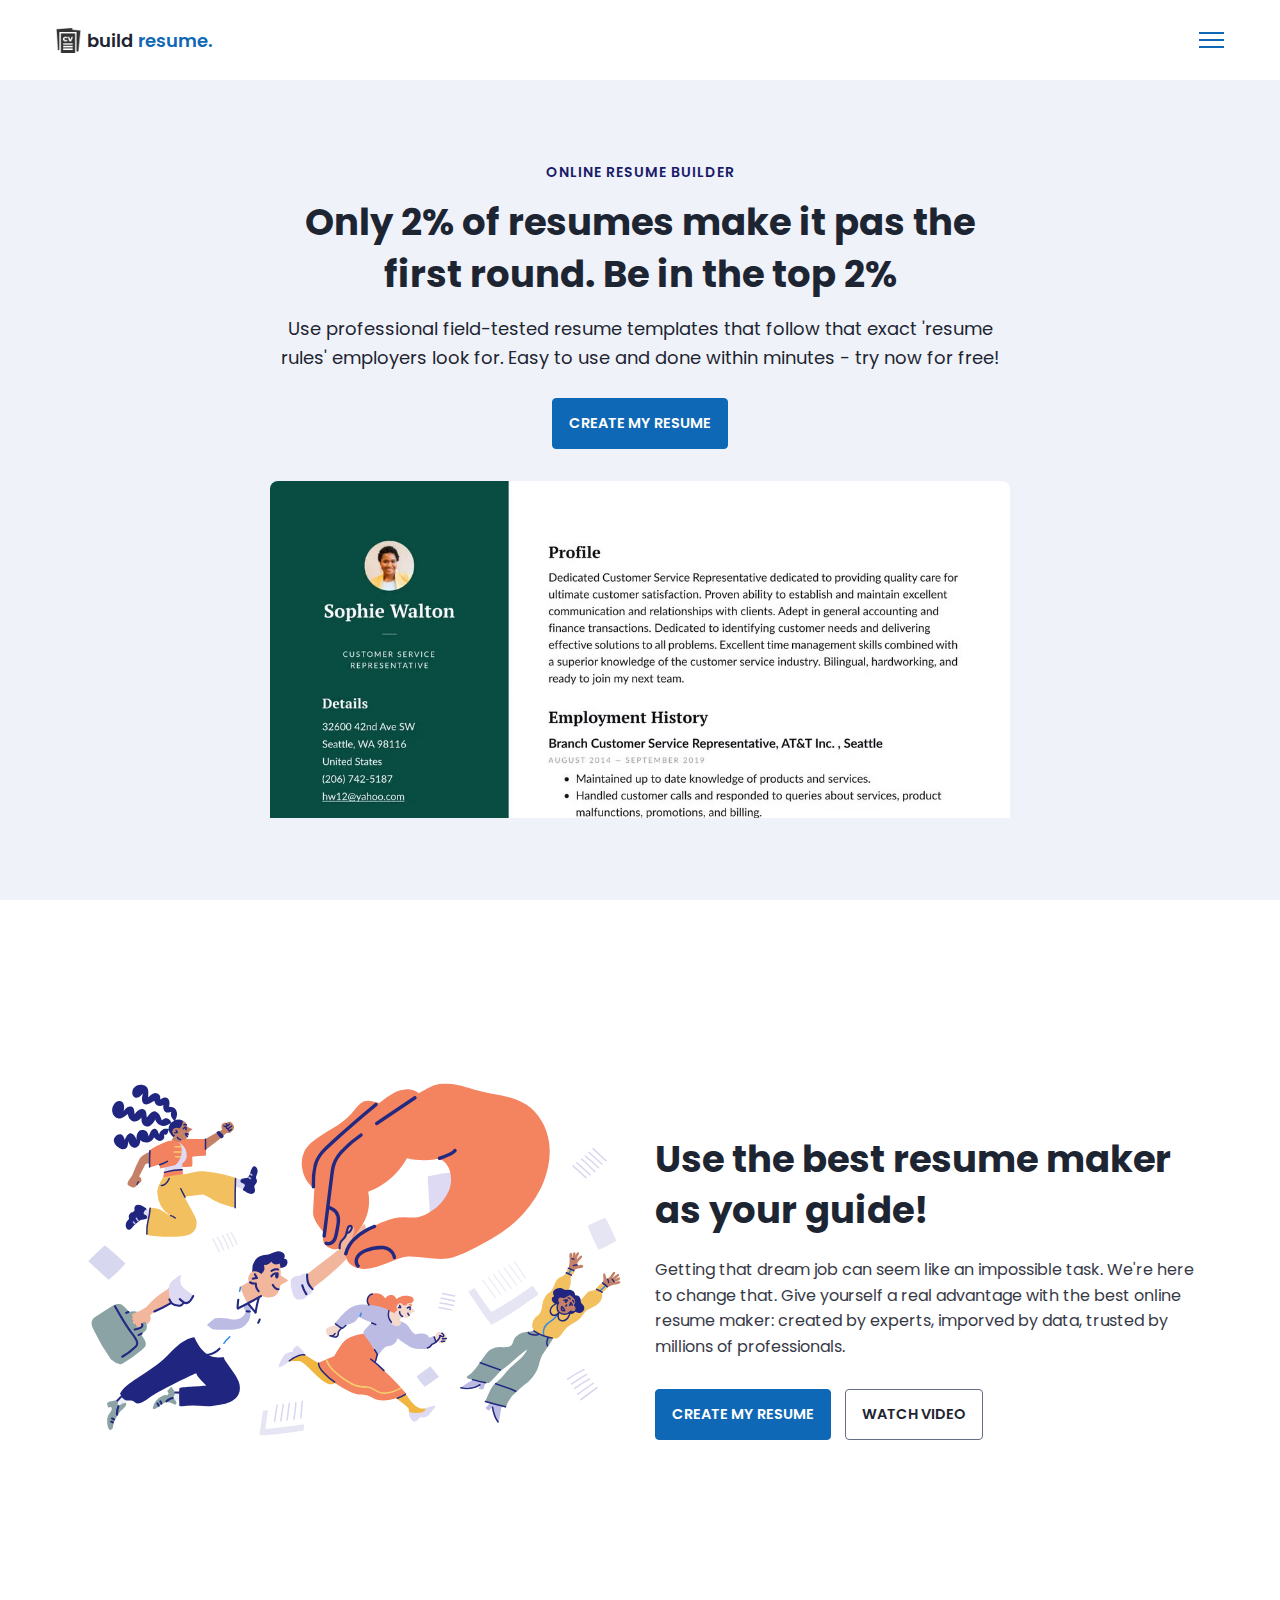
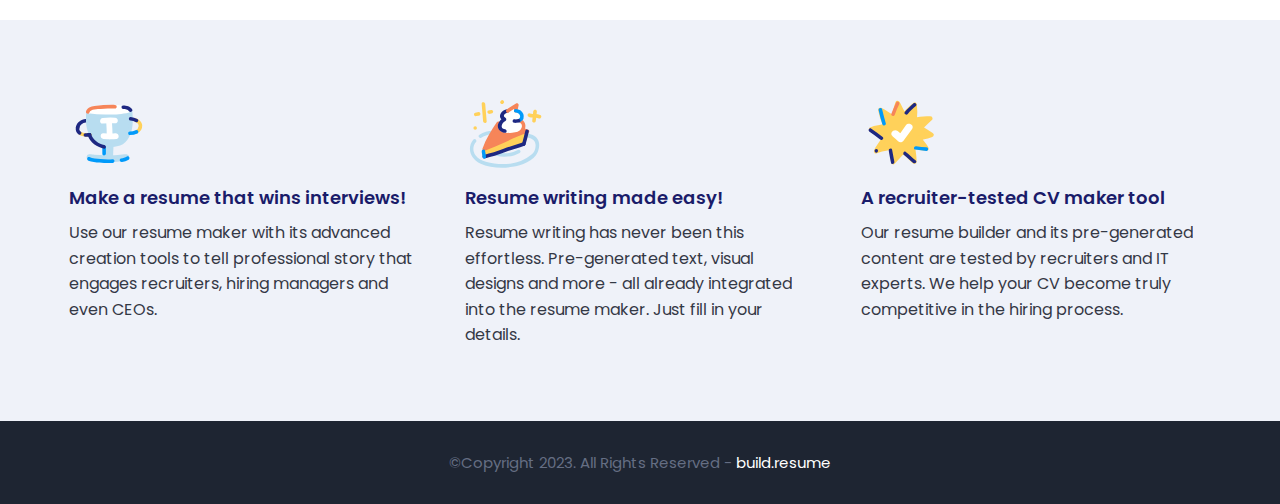
<file: index.html>
<!DOCTYPE html>
<html>
    <head>
        <meta charset="utf-8">
        <meta http-equiv="X-UA-Compatible" content="IE=edge">
        <title>Home Page</title>
        <meta name="description" content="">
        <meta name="viewport" content="width=device-width, initial-scale=1">
        <link rel="stylesheet" href="assets/css/main.css">
    </head>
    <body>

        <nav class = "navbar bg-white">
            <div class="container">
                <div class = "navbar-content">
                    <div class = "brand-and-toggler">
                        <a href = "index.html" class = "navbar-brand">
                            <img src = "assets/images/curriculum-vitae.png" alt = "" class = "navbar-brand-icon">
                            <span class = "navbar-brand-text">build <span>resume.</span>
                        </a>
                        <button type = "button" class = "navbar-toggler-btn">
                            <div class = "bars">
                                <div class = "bar"></div>
                                <div class = "bar"></div>
                                <div class = "bar"></div>
                            </div>
                        </button>
                    </div>
                </div>
            </div>
        </nav>

        <header class = "header bg-bright" id = "header">
            <div class = "container">
                <div class = "header-content text-center">
                    <h6 class = "text-uppercase text-blue-dark fs-14 fw-6 ls-1">online resume builder</h6>
                    <h1 class = "lg-title">Only 2% of resumes make it pas the first round. Be in the top 2%</h1>
                    <p class = "text-dark fs-18">Use professional field-tested resume templates that follow that exact 'resume rules' employers look for. Easy to use and done within minutes - try now for free!</p>
                    <a href = "resume.html" class = "btn btn-primary text-uppercase">create my resume</a>
                    <img src = "assets/images/dublin-resume-templates.avif">
                </div>
            </div>
        </header>

        <div class="section-one">
            <div class="container">
                <div class = "section-one-content">
                    <div class="section-one-l">
                        <img src = "assets/images/visual-0c7080adf17f1f207276f613447c924f667dab34b7ac415cd7ef653172defd0b.svg">
                    </div>
                    <div class = "section-one-r text-center">
                        <h2 class = "lg-title">Use the best resume maker as your guide!</h2>
                        <p class = "text">Getting that dream job can seem like an impossible task. We're here to change that. Give yourself a real advantage with the best online resume maker: created by experts, imporved by data, trusted by millions of professionals.</p>
                        <div class = "btn-group">
                            <a href = "resume.html" class = "btn btn-primary text-uppercase">create my resume</a>
                            <a href = "#" class = "btn btn-secondary text-uppercase">watch video</a>
                        </div>
                    </div>
                </div>
            </div>
        </div>

        <div class = "section-two bg-bright">
            <div class="container">
                <div class="section-two-content">
                    <div class = "section-items">
                        <div class = "section-item">
                            <div class = "section-item-icon">
                                <img src = "assets/images/feature-1-edf4481d69166ac81917d1e40e6597c8d61aa970ad44367ce78049bf830fbda5.svg" alt = "">
                            </div>
                            <h5 class = "section-item-title">Make a resume that wins interviews!</h5>
                            <p class = "text">Use our resume maker with its advanced creation tools to tell professional story that engages recruiters, hiring managers and even CEOs.</p>
                        </div>

                        <div class = "section-item">
                            <div class = "section-item-icon">
                                <img src = "assets/images/feature-2-a7a471bd973c02a55d1b3f8aff578cd3c9a4c5ac4fc74423d94ecc04aef3492b.svg" alt = "">
                            </div>
                            <h5 class = "section-item-title">Resume writing made easy!</h5>
                            <p class = "text">Resume writing has never been this effortless. Pre-generated text, visual designs and more - all already integrated into the resume maker. Just fill in your details.</p>
                        </div>

                        <div class = "section-item">
                            <div class = "section-item-icon">
                                <img src = "assets/images/feature-3-4e87a82f83e260488c36f8105e26f439fdc3ee5009372bb5e12d9421f32eabdd.svg" alt = "">
                            </div>
                            <h5 class = "section-item-title">A recruiter-tested CV maker tool</h5>
                            <p class = "text">Our resume builder and its pre-generated content are tested by recruiters and IT experts. We help your CV become truly competitive in the hiring process.</p>
                        </div>
                    </div>
                </div>
            </div>
        </div>

        <footer class = "footer bg-dark">
            <div class="container">
                <div class = "footer-content text-center">
                    <p class="fs-15">&copy;Copyright 2023. All Rights Reserved - <span>build.resume</span></p>
                </div>
            </div>
        </footer>
        
    </body>
</html>
</file>
<file: assets/css/main.css>
@import url('https://fonts.googleapis.com/css2?family=Manrope:wght@200;300;400;500;600;700;800&family=Poppins:ital,wght@0,100;0,200;0,300;0,400;0,500;0,600;0,700;0,800;0,900;1,100;1,200;1,300;1,400;1,500;1,600;1,700;1,800;1,900&display=swap');

:root{
    --clr-blue: #0f68b5;
    --clr-blue-mid: #1170CD;
    --clr-blue-dark: #1A1C6A;
    --clr-white: #fff;
    --clr-bright: #EFF2F9;
    --clr-dark: #1e2532;
    --clr-black: #000;
    --clr-grey: #656e83;
    --clr-green: #084C41;
    --font-poppins: 'Poppins', sans-serif;
    --font-manrope: 'Manrope', sans-serif;;
    --transition: all 300ms ease-in-out;
}

*{
    padding: 0;
    margin: 0;
    box-sizing: border-box;
}

html{
    font-size: 10px;
}

body{
    font-size: 1.6rem;
    font-family: var(--font-poppins);
}

button{
    border: none;
    background-color: transparent;
    outline: 0;
    cursor: pointer;
    font-family: inherit;
}

img{
    width: 100%;
    display: block;
}

a{
    text-decoration: none;
}

/* fonts */
.font-poppins{font-family: var(--font-poppins);}
.font-manrope{font-family: var(--font-manrope);}

/* text colors */
.text-blue{color: var(--clr-blue);}
.text-blue-mid{color: var(--clr-blue-mid);}
.text-blue-dark{color: var(--clr-blue-dark);}
.text-bright{color: var(--clr-bright);}
.text-dark{color: var(--clr-dark);}
.text-grey{color: var(--clr-grey);}
.text-white{color: var(--clr-white);}

/* backgrounds */
.bg-blue{background-color: var(--clr-blue);}
.bg-blue-mid{background-color: var(--clr-blue-mid);}
.bg-blue-dark{background-color: var(--clr-blue-dark);}
.bg-bright{background-color: var(--clr-bright);}
.bg-dark{background-color: var(--clr-dark);}
.bg-grey{background-color: var(--clr-grey);}
.bg-white{background-color: var(--clr-white);}
.bg-black{background-color: var(--clr-black);}
.bg-green{background-color: var(--clr-green);}

.text-center{ text-align: center;}
.text-left{text-align: left;}
.text-right{text-align: right;}
.text-uppercase{text-transform: uppercase;}
.text-lowercase{text-transform: lowercase;}
.text-capitalize{text-transform: capitalize;}
.text{
    color: var(--clr-dark);
    opacity: 0.9;
    margin: 2rem 0;
    line-height: 1.6;
}

.fw-2{font-weight: 200;}
.fw-3{font-weight: 300;}
.fw-4{font-weight: 400;}
.fw-5{font-weight: 500;}
.fw-6{font-weight: 600;}
.fw-7{font-weight: 700;}
.fw-8{font-weight: 800;}

.fs-13{font-size: 13px;}
.fs-14{font-size: 14px;}
.fs-15{font-size: 15px;}
.fs-16{font-size: 16px;}
.fs-17{font-size: 17px;}
.fs-18{font-size: 18px;}
.fs-19{font-size: 19px;}
.fs-20{font-size: 20px;}
.fs-21{font-size: 21px;}
.fs-22{font-size: 22px;}
.fs-23{font-size: 23px;}
.fs-24{font-size: 24px;}
.fs-25{font-size: 25px;}

.ls-1{letter-spacing: 1px;}
.ls-2{letter-spacing: 2px;}

.container{
    max-width: 1200px;
    margin: 0 auto;
    padding: 0 1.6rem;
}

/* bars button */
.bars{
    display: flex;
    flex-direction: column;
    justify-content: space-between;
    height: 16.5px;
    width: 25px;
}
.bars .bar{
    width: 100%;
    height: 2px;
    background-color: var(--clr-blue);
    transition: var(--transition);
}

.bars:hover .bar{
    background-color: var(--clr-dark);
}

/* buttons */
.btn{
    font-size: 14.5px;
    font-weight: 600;
    padding: 1.4rem 1.6rem;
    border-radius: 4px;
    display: inline-block;
}

.btn-primary{
    background-color: var(--clr-blue);
    color: var(--clr-white);
    border: 1px solid var(--clr-blue);
    transition: var(--transition);
}

.btn-primary:hover{
    background-color: transparent;
    color: var(--clr-dark);
    border-color: var(--clr-grey);
}

.btn-secondary{
    background-color: transparent;
    color: var(--clr-dark);
    border: 1px solid var(--clr-grey);
    transition: var(--transition);
}

.btn-secondary:hover{
    background-color: var(--clr-blue);
    color: var(--clr-white);
    border-color: var(--clr-blue);
}

.btn-group button:first-child, .btn-group a:first-child{
    margin-right: 1rem!important;
}

/* navbar part */
.navbar{
    height: 80px;
    display: flex;
    align-items: center;
    box-shadow: rgba(0, 0, 0, 0.08) 0px 3px 8px;
}

.navbar .container{
    width: 100%;
}

.navbar-brand{
    display: flex;
    align-items: center;
    justify-content: flex-start;
    font-size: 1.8rem;
}
.navbar-brand-text{
    color: var(--clr-dark);
    font-weight: 600;
}
.navbar-brand-text span{
    color: var(--clr-blue);
}
.navbar-brand-icon{
    width: 25px;
    margin-right: 6px;
    opacity: 0.8;
}
.brand-and-toggler{
    display: flex;
    align-items: center;
    justify-content: space-between;
}
.header{
    min-height: calc(100vh - 80px);
    display: flex;
    flex-direction: column;
    align-items: center;
    justify-content: center;
}
.header-content{
    max-width: 740px;
    margin-right: auto;
    margin-left: auto;
}
.header-content img{
    max-width: 760px;
    border-top-right-radius: 8px;
    border-top-left-radius: 8px;
    margin-top: 3.2rem;
}
.lg-title{
    margin: 1.4rem 0;
    font-size: 37px;
    line-height: 1.4;
    color: var(--clr-dark);
}
.header-content p{
    margin-bottom: 2.6rem;
    line-height: 1.6;
}


/* section one */
.section-one{
    padding: 64px 0;
    min-height: 80vh;
    display: flex;
    align-items: center;
}
.section-one-l img{
    max-width: 545px;
    margin-right: auto;
    margin-left: auto;
}
.section-one-r{
    margin-top: 4rem;
}

.section-one .btn-group{
    margin-top: 2rem;
}
.section-one-r{
    max-width: 545px;
    margin-right: auto;
    margin-left: auto;
}
.section-one-r .btn-group{
    margin-top: 3rem;
}

/* section two */
.section-two{
    padding: 64px 0;
}
.section-two .section-items{
    display: grid;
    gap: 2rem;
}

.section-two .section-item{
    max-width: 350px;
    text-align: center;
    margin-right: auto;
    margin-left: auto;
}
.section-two .section-item-icon{
    margin: 1rem 0;
}
.section-two .section-item-icon img{
    width: 80px;
    margin-right: auto;
    margin-left: auto;
}
.section-two .section-item-title{
    color: var(--clr-blue-dark);
    font-size: 1.8rem;
    font-weight: 600;
}
.section-two .text{
    margin: 0.9rem 0;
}

/* footer */
.footer{
    padding: 3rem 0;
}
.footer-content p{
    color: var(--clr-grey);
}
.footer-content p span{
    color: var(--clr-white);
}

/* media queries */
@media screen and (min-width: 768px){
    .section-two .section-items{
        grid-template-columns: repeat(2, 1fr);
    }
}

@media screen and (min-width: 992px){
    .section-one-content{
        display: grid;
        grid-template-columns: repeat(2, 1fr);
        column-gap: 3rem;
    }
    .section-one-r{
        text-align: left;
    }
    .section-two .section-items{
        grid-template-columns: repeat(3, 1fr);
    }
    .section-two .section-item{
        text-align: left;
    }
    .section-two .section-item-icon img{
        margin-left: 0;
    }
}



/* resume page */
#about-sc{
    padding: 64px 0;
}

.cv-form-row-title{
    background-color: var(--clr-dark);
    padding: 0.8rem 1.6rem;
    margin-bottom: 2rem;
}

.cv-form-row-title h3{
    color: var(--clr-white);
    font-weight: 500;
    text-transform: uppercase;
    letter-spacing: 1.5px;
    font-size: 1.7rem;
}
.cv-form-blk{
    margin: 3rem 0;
}
.cv-form-row{
    padding: 3rem 2rem 0 2rem;
    border: 1px solid rgba(0, 0, 0, 0.08);
    margin-bottom: 1rem;
    position: relative;
}
textarea{
    resize: none;
}
.form-elem{
    margin-bottom: 3rem;
    position: relative;
}
.form-label{
    display: block;
    font-weight: 600;
    font-size: 14px;
    color: var(--clr-dark);
    margin-bottom: 0.5rem;
}
.form-control{
    border-radius: none;
    border: 1px solid rgba(0, 0, 0, 0.1);
    font-size: 14px;
    padding: 0.8rem 1.6rem;
    font-family: inherit;
    width: 100%;
    outline: 0;
    transition: var(--transition);
}

.form-control:focus{
    border-color: rgba(0, 0, 0, 0.3);
}
.form-text{
    color: #ca0b00;
    font-size: 12px;
    position: absolute;
    letter-spacing: 0.5px;
    top: calc(100% + 2px);
    left: 0;
    width: 100%;
}
.cols-3, .cols-2{
    display: grid;
}
.repeater-add-btn{
    width: 25px;
    height: 25px;
    background-color: var(--clr-blue-mid);
    font-size: 1.6rem;
    color: var(--clr-white);
    margin: 1rem 0;
}
.repeater-remove-btn{
    position: absolute;
    top: 10px;
    right: 10px;
    z-index: 999;
    width: 25px;
    height: 25px;
    border-radius: 50%;
    background-color: #ca0b00;
    color: var(--clr-white);
    font-size: 1.6rem;
}

/* preview section */
.preview-cnt{
    border-radius: 5px;
    display: grid;
    grid-template-columns: 32% auto;
    box-shadow: rgba(149, 157, 165, 0.2) 0px 8px 24px;
    overflow: hidden;
}

.preview-cnt-l{
    padding: 3rem 3rem 2rem 3rem;
}
.preview-cnt-r{
    padding: 3rem 3rem 3rem 4rem;
}
.preview-cnt-l .preview-blk:nth-child(1){
    text-align: center;
}
.preview-image{
    width: 120px;
    height: 120px;
    border-radius: 50%;
    overflow: hidden;
    margin-right: auto;
    margin-left: auto;
}
.preview-image img{
    width: 100%;
    height: 100%;
    object-fit: cover;
}
.preview-item-name{
    font-size: 2.4rem;
    font-weight: 600;
    margin: 1.8rem 0;
    position: relative;
}
.preview-item-name::after{
    position: absolute;
    content: "";
    bottom: -10px;
    width: 50px;
    height: 1.5px;
    background-color: rgba(255, 255, 255, 0.5);
    left: 50%;
    transform: translateX(-50%);
}
.preview-blk{
    padding: 1rem 0;
    margin-bottom: 1rem;
}
.preview-blk-title h3{
    text-transform: uppercase;
    letter-spacing: 0.5px;
    border-bottom: 0.5px solid rgba(0, 0, 0, 0.08);
    padding-bottom: 0.5rem;
}
.preview-blk-title{
    margin-bottom: 1rem;
}
.preview-blk-list .preview-item{
    font-size: 1.5rem;
    margin-bottom: 0.2rem;
    opacity: 0.95;
}
.preview-cnt-r .preview-blk-title{
    color: var(--clr-dark);
}
.preview-cnt-r .preview-blk-list .preview-item{
    margin-top: 1.8rem;
}

.achievements-items.preview-blk-list .preview-item span:first-child,
.educations-items.preview-blk-list .preview-item span:first-child,
.experiences-items.preview-blk-list .preview-item span:first-child{
    display: block;
    font-weight: 600;
    margin-bottom: 1rem;
    background-color: rgba(0, 0, 0, 0.03);
}

.educations-items.preview-blk-list .preview-item span:nth-child(2),
.experiences-items.preview-blk-list .preview-item span:nth-child(2){
    font-weight: 600;
    margin-right: 1rem;
}

.educations-items.preview-blk-list .preview-item span:nth-child(3),
.experiences-items.preview-blk-list .preview-item span:nth-child(3){
    font-style: italic;
    margin-right: 1rem;
}

.educations-items.preview-blk-list .preview-item span:nth-child(4),
.educations-items.preview-blk-list .preview-item span:nth-child(5),
.experiences-items.preview-blk-list .preview-item span:nth-child(4),
.experiences-items.preview-blk-list .preview-item span:nth-child(5){
    margin-right: 1rem;
    background-color: var(--clr-green);
    color: var(--clr-white);
    padding: 0 1rem;
    border-radius: 0.6rem;
}

.educations-items.preview-blk-list .preview-item span:nth-child(6),
.experiences-items.preview-blk-list .preview-item span:nth-child(6){
    font-size: 13.5px;
    display: block;
    opacity: 0.8;
    margin-top: 1rem;
}
.projects-items.preview-blk-list .preview-item span{
    display: block;
}

@media screen and (min-width: 768px){
    .cols-3{
        grid-template-columns: repeat(3, 1fr);
        column-gap: 2rem;
    }
    .cols-2{
        grid-template-columns: repeat(2, 1fr);
        column-gap: 2rem;
    }
}

@media screen and (min-width: 992px){
    .cv-form-row{
        padding: 3rem 3rem 0rem 3rem;
    }
    .cols-3{
        grid-template-columns: repeat(3, 1fr);
    }
}

.print-btn-sc{
    margin: 2rem 0 6rem 0;
}

/* print section */
@media print{
    body *{
        visibility: hidden;
    }

    .non_print_area{
        display: none;
    }

    .print_area, .print_area *{
        visibility: visible;
    }

    .print_area{
        width: 100%;
        position: absolute;
        left: 0;
        top: 0;
        overflow: hidden;
    }
}
</file>
